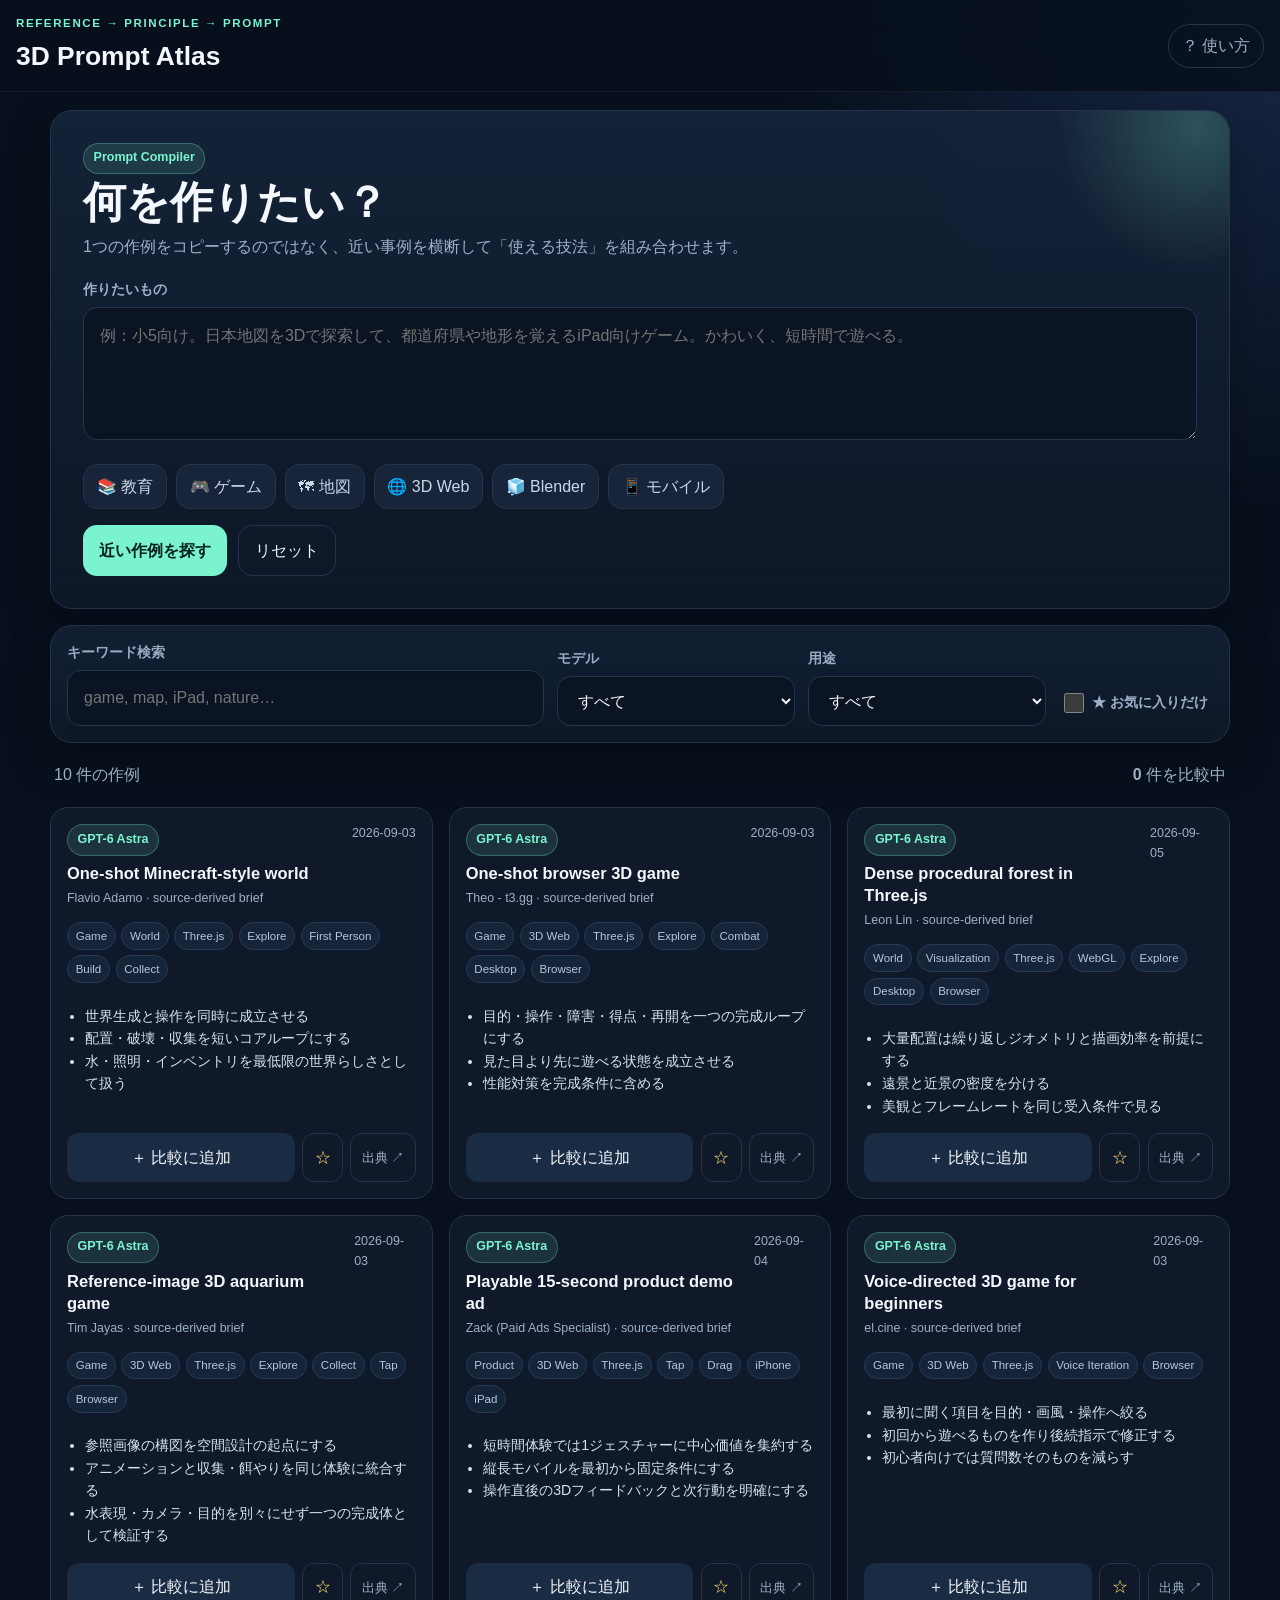
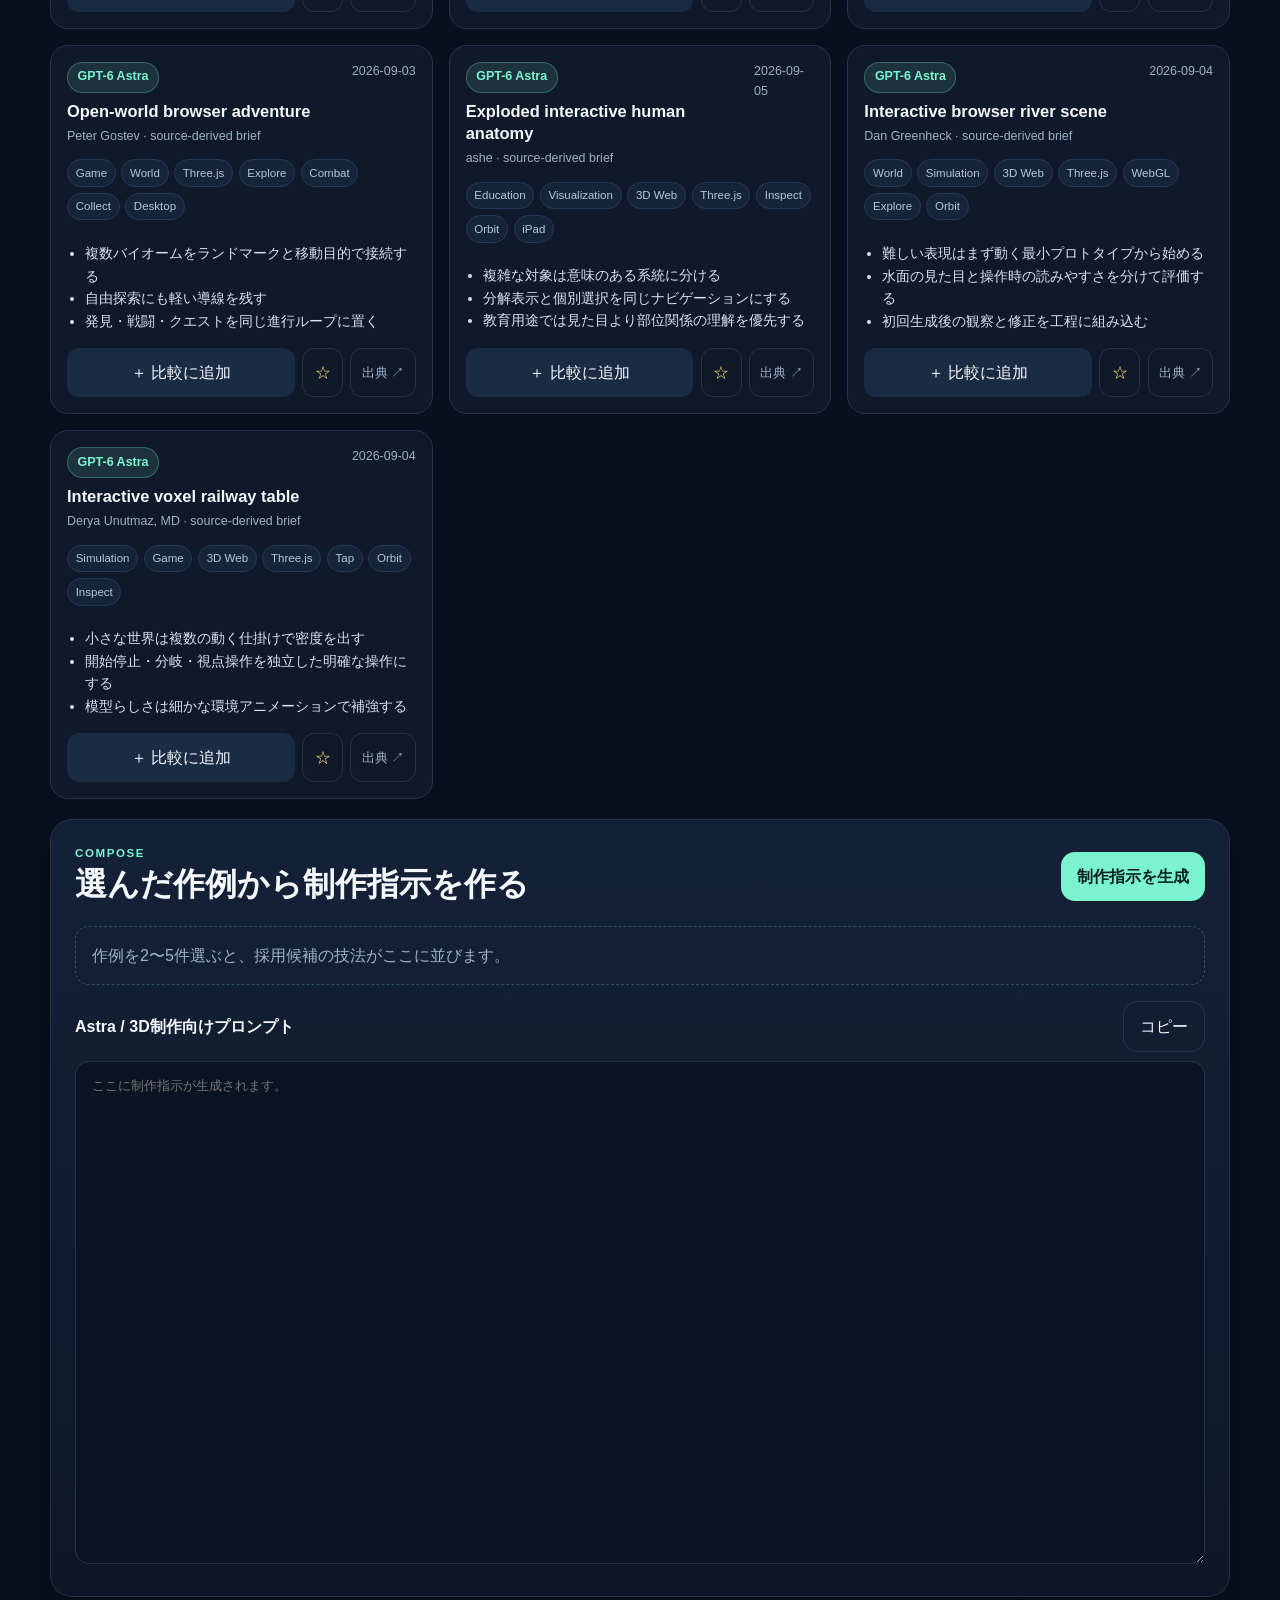
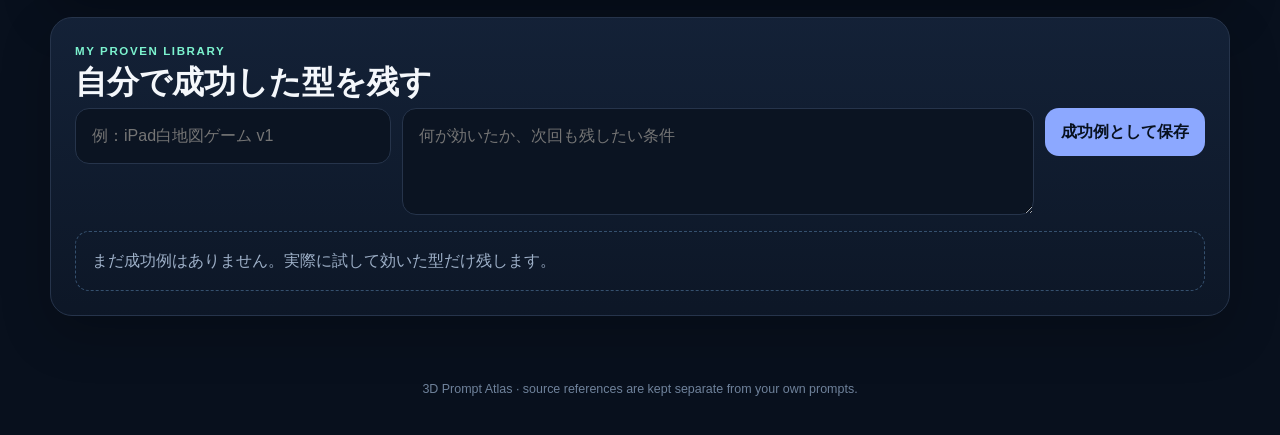
<file: index.html>
<!doctype html>
<html lang="ja">
<head>
  <meta charset="utf-8">
  <meta name="viewport" content="width=device-width, initial-scale=1, viewport-fit=cover">
  <meta name="theme-color" content="#0b1020">
  <title>3D Prompt Atlas</title>
  <meta name="description" content="3D制作事例を検索・比較し、複数の設計原理から制作指示を組み立てるワークベンチ。">
  <link rel="stylesheet" href="style.css">
</head>
<body>
  <header class="topbar">
    <div>
      <p class="eyebrow">REFERENCE → PRINCIPLE → PROMPT</p>
      <h1>3D Prompt Atlas</h1>
    </div>
    <a class="help-link" href="manual.html">？ 使い方</a>
  </header>

  <main>
    <section class="hero panel">
      <div class="hero-copy">
        <span class="badge">Prompt Compiler</span>
        <h2>何を作りたい？</h2>
        <p>1つの作例をコピーするのではなく、近い事例を横断して「使える技法」を組み合わせます。</p>
      </div>
      <label class="goal-box">
        <span>作りたいもの</span>
        <textarea id="goalInput" rows="4" placeholder="例：小5向け。日本地図を3Dで探索して、都道府県や地形を覚えるiPad向けゲーム。かわいく、短時間で遊べる。"></textarea>
      </label>
      <div class="quick-chips" aria-label="用途の例">
        <button data-add="教育 ゲーム iPad">📚 教育</button>
        <button data-add="3D ゲーム ブラウザ">🎮 ゲーム</button>
        <button data-add="地図 探索 世界">🗺 地図</button>
        <button data-add="Three.js Web">🌐 3D Web</button>
        <button data-add="Blender 編集可能">🧊 Blender</button>
        <button data-add="iPhone モバイル タップ">📱 モバイル</button>
      </div>
      <div class="hero-actions">
        <button id="recommendBtn" class="primary">近い作例を探す</button>
        <button id="clearBtn" class="ghost">リセット</button>
      </div>
    </section>

    <section class="toolbar panel" aria-label="検索と絞り込み">
      <label>
        <span>キーワード検索</span>
        <input id="searchInput" type="search" placeholder="game, map, iPad, nature…">
      </label>
      <label>
        <span>モデル</span>
        <select id="modelFilter"><option value="">すべて</option></select>
      </label>
      <label>
        <span>用途</span>
        <select id="useCaseFilter"><option value="">すべて</option></select>
      </label>
      <label class="checkline">
        <input id="favoritesOnly" type="checkbox">
        <span>★ お気に入りだけ</span>
      </label>
    </section>

    <section class="status-row">
      <p id="resultCount">読み込み中…</p>
      <p><strong id="selectedCount">0</strong> 件を比較中</p>
    </section>

    <section id="cards" class="card-grid" aria-live="polite"></section>

    <section id="compiler" class="compiler panel">
      <div class="section-heading">
        <div>
          <p class="eyebrow">COMPOSE</p>
          <h2>選んだ作例から制作指示を作る</h2>
        </div>
        <button id="generateBtn" class="primary">制作指示を生成</button>
      </div>

      <div id="principles" class="principles empty-state">
        作例を2〜5件選ぶと、採用候補の技法がここに並びます。
      </div>

      <div class="output-wrap">
        <div class="output-head">
          <strong>Astra / 3D制作向けプロンプト</strong>
          <button id="copyBtn" class="ghost">コピー</button>
        </div>
        <textarea id="promptOutput" rows="22" readonly placeholder="ここに制作指示が生成されます。"></textarea>
      </div>
    </section>

    <section class="panel proven-panel">
      <div class="section-heading">
        <div>
          <p class="eyebrow">MY PROVEN LIBRARY</p>
          <h2>自分で成功した型を残す</h2>
        </div>
      </div>
      <div class="proven-form">
        <input id="provenTitle" placeholder="例：iPad白地図ゲーム v1">
        <textarea id="provenNote" rows="3" placeholder="何が効いたか、次回も残したい条件"></textarea>
        <button id="saveProvenBtn" class="secondary">成功例として保存</button>
      </div>
      <div id="provenList" class="proven-list"></div>
    </section>
  </main>

  <footer>
    <p>3D Prompt Atlas · source references are kept separate from your own prompts.</p>
  </footer>

  <script src="app.js" defer></script>
</body>
</html>
</file>
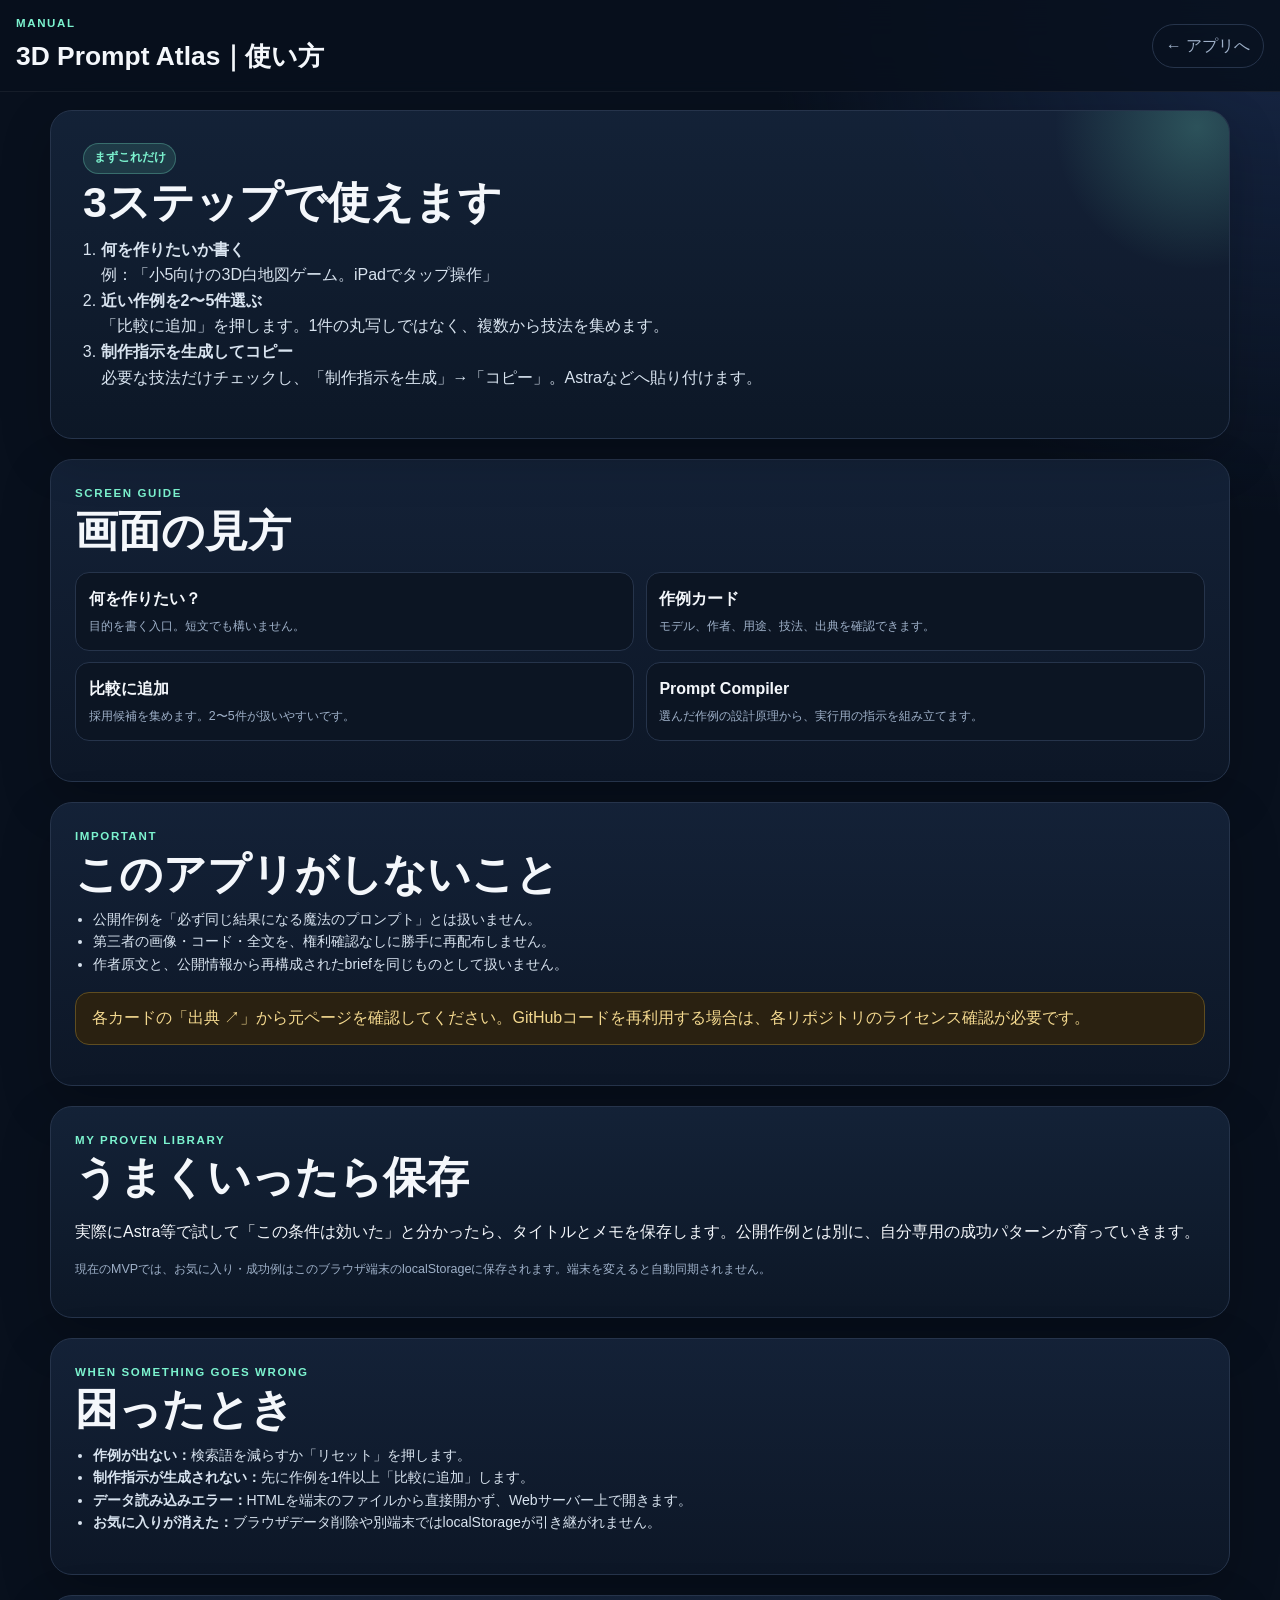
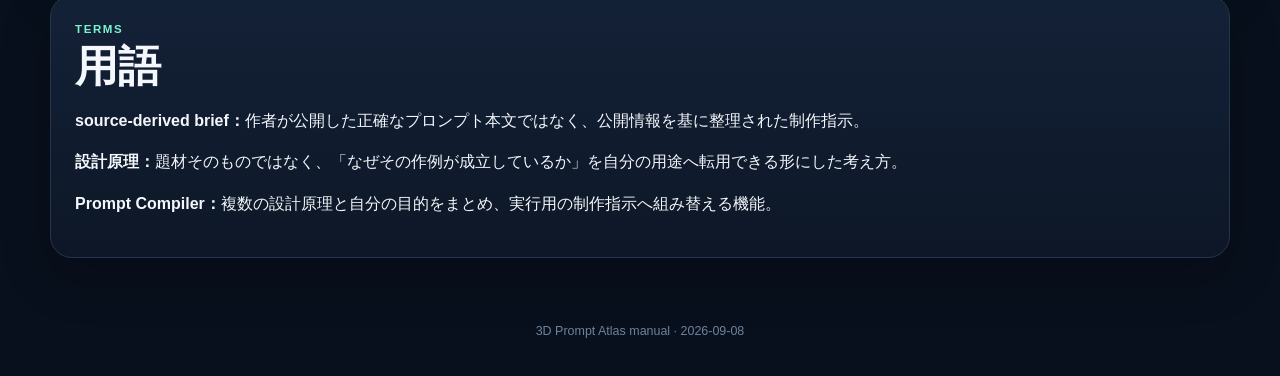
<file: manual.html>
<!doctype html>
<html lang="ja">
<head>
  <meta charset="utf-8">
  <meta name="viewport" content="width=device-width, initial-scale=1, viewport-fit=cover">
  <meta name="theme-color" content="#0b1020">
  <title>3D Prompt Atlas｜使い方</title>
  <link rel="stylesheet" href="style.css">
</head>
<body>
  <header class="topbar">
    <div><p class="eyebrow">MANUAL</p><h1>3D Prompt Atlas｜使い方</h1></div>
    <a class="help-link" href="index.html">← アプリへ</a>
  </header>
  <main>
    <section class="panel hero">
      <span class="badge">まずこれだけ</span>
      <h2>3ステップで使えます</h2>
      <ol class="principle-list" style="font-size:1rem">
        <li><strong>何を作りたいか書く</strong><br>例：「小5向けの3D白地図ゲーム。iPadでタップ操作」</li>
        <li><strong>近い作例を2〜5件選ぶ</strong><br>「比較に追加」を押します。1件の丸写しではなく、複数から技法を集めます。</li>
        <li><strong>制作指示を生成してコピー</strong><br>必要な技法だけチェックし、「制作指示を生成」→「コピー」。Astraなどへ貼り付けます。</li>
      </ol>
    </section>

    <section class="panel proven-panel">
      <p class="eyebrow">SCREEN GUIDE</p>
      <h2>画面の見方</h2>
      <div class="principles">
        <div class="principle"><span><strong>何を作りたい？</strong><br><small class="meta">目的を書く入口。短文でも構いません。</small></span></div>
        <div class="principle"><span><strong>作例カード</strong><br><small class="meta">モデル、作者、用途、技法、出典を確認できます。</small></span></div>
        <div class="principle"><span><strong>比較に追加</strong><br><small class="meta">採用候補を集めます。2〜5件が扱いやすいです。</small></span></div>
        <div class="principle"><span><strong>Prompt Compiler</strong><br><small class="meta">選んだ作例の設計原理から、実行用の指示を組み立てます。</small></span></div>
      </div>
    </section>

    <section class="panel proven-panel">
      <p class="eyebrow">IMPORTANT</p>
      <h2>このアプリがしないこと</h2>
      <ul class="principle-list">
        <li>公開作例を「必ず同じ結果になる魔法のプロンプト」とは扱いません。</li>
        <li>第三者の画像・コード・全文を、権利確認なしに勝手に再配布しません。</li>
        <li>作者原文と、公開情報から再構成されたbriefを同じものとして扱いません。</li>
      </ul>
      <p class="notice">各カードの「出典 ↗」から元ページを確認してください。GitHubコードを再利用する場合は、各リポジトリのライセンス確認が必要です。</p>
    </section>

    <section class="panel proven-panel">
      <p class="eyebrow">MY PROVEN LIBRARY</p>
      <h2>うまくいったら保存</h2>
      <p>実際にAstra等で試して「この条件は効いた」と分かったら、タイトルとメモを保存します。公開作例とは別に、自分専用の成功パターンが育っていきます。</p>
      <p class="meta">現在のMVPでは、お気に入り・成功例はこのブラウザ端末のlocalStorageに保存されます。端末を変えると自動同期されません。</p>
    </section>

    <section class="panel proven-panel">
      <p class="eyebrow">WHEN SOMETHING GOES WRONG</p>
      <h2>困ったとき</h2>
      <ul class="principle-list">
        <li><strong>作例が出ない：</strong>検索語を減らすか「リセット」を押します。</li>
        <li><strong>制作指示が生成されない：</strong>先に作例を1件以上「比較に追加」します。</li>
        <li><strong>データ読み込みエラー：</strong>HTMLを端末のファイルから直接開かず、Webサーバー上で開きます。</li>
        <li><strong>お気に入りが消えた：</strong>ブラウザデータ削除や別端末ではlocalStorageが引き継がれません。</li>
      </ul>
    </section>

    <section class="panel proven-panel">
      <p class="eyebrow">TERMS</p>
      <h2>用語</h2>
      <p><strong>source-derived brief：</strong>作者が公開した正確なプロンプト本文ではなく、公開情報を基に整理された制作指示。</p>
      <p><strong>設計原理：</strong>題材そのものではなく、「なぜその作例が成立しているか」を自分の用途へ転用できる形にした考え方。</p>
      <p><strong>Prompt Compiler：</strong>複数の設計原理と自分の目的をまとめ、実行用の制作指示へ組み替える機能。</p>
    </section>
  </main>
  <footer><p>3D Prompt Atlas manual · 2026-09-08</p></footer>
</body>
</html>
</file>
<file: style.css>
:root{
  --bg:#08101d;
  --panel:#101a2b;
  --panel-2:#142238;
  --line:#26344b;
  --text:#f4f7fb;
  --muted:#9eb0c8;
  --accent:#7cf3cf;
  --accent-2:#8ca8ff;
  --danger:#ff8e8e;
  --radius:22px;
  --shadow:0 18px 50px rgba(0,0,0,.22);
}
*{box-sizing:border-box}
html{background:var(--bg);color-scheme:dark}
body{margin:0;font-family:-apple-system,BlinkMacSystemFont,"Segoe UI","Hiragino Sans","Yu Gothic UI",sans-serif;background:radial-gradient(circle at top right,#172746 0,transparent 32rem),var(--bg);color:var(--text);line-height:1.6}
button,input,select,textarea{font:inherit}
button,a,input,select,textarea{outline-offset:3px}
button:focus-visible,a:focus-visible,input:focus-visible,select:focus-visible,textarea:focus-visible{outline:3px solid var(--accent)}
button{min-height:46px;border:0;border-radius:14px;padding:.72rem 1rem;cursor:pointer}
button:disabled{opacity:.45;cursor:not-allowed}
a{color:inherit}
.topbar{position:sticky;top:0;z-index:10;display:flex;align-items:center;justify-content:space-between;gap:1rem;padding:calc(.85rem + env(safe-area-inset-top)) max(1rem,env(safe-area-inset-right)) .85rem max(1rem,env(safe-area-inset-left));background:rgba(8,16,29,.86);backdrop-filter:blur(18px);border-bottom:1px solid rgba(255,255,255,.06)}
.topbar h1{margin:0;font-size:clamp(1.2rem,5vw,1.65rem)}
.eyebrow{margin:0 0 .2rem;color:var(--accent);font-size:.72rem;font-weight:800;letter-spacing:.14em}
.help-link{display:inline-flex;align-items:center;min-height:44px;padding:.45rem .8rem;border:1px solid var(--line);border-radius:999px;text-decoration:none;color:var(--muted)}
main{width:min(1180px,calc(100% - 2rem));margin:1.1rem auto 4rem}
.panel{background:linear-gradient(180deg,rgba(20,34,56,.96),rgba(13,23,39,.96));border:1px solid var(--line);border-radius:var(--radius);box-shadow:var(--shadow)}
.hero{padding:clamp(1.1rem,4vw,2rem);overflow:hidden;position:relative}
.hero:before{content:"";position:absolute;width:18rem;height:18rem;border-radius:50%;right:-7rem;top:-8rem;background:radial-gradient(circle,rgba(124,243,207,.23),transparent 70%);pointer-events:none}
.hero h2,.compiler h2,.proven-panel h2{margin:.25rem 0 .4rem;font-size:clamp(1.65rem,7vw,2.7rem);line-height:1.15}
.hero p{margin:.2rem 0 1.2rem;color:var(--muted);max-width:58rem}
.badge{display:inline-flex;padding:.3rem .6rem;border-radius:999px;background:rgba(124,243,207,.12);color:var(--accent);font-size:.78rem;font-weight:800;border:1px solid rgba(124,243,207,.28)}
.goal-box{display:block;margin-top:1.1rem}
.goal-box span,.toolbar label>span{display:block;margin-bottom:.4rem;color:var(--muted);font-size:.85rem;font-weight:700}
textarea,input,select{width:100%;border:1px solid var(--line);border-radius:14px;background:#0b1422;color:var(--text);padding:.9rem 1rem}
textarea{resize:vertical}
.goal-box textarea{font-size:1rem;min-height:130px}
.quick-chips{display:flex;flex-wrap:wrap;gap:.55rem;margin:1rem 0}
.quick-chips button{min-height:40px;padding:.55rem .8rem;background:#17243a;color:#cbd8ea;border:1px solid var(--line)}
.hero-actions{display:flex;gap:.7rem;flex-wrap:wrap}
.primary{background:var(--accent);color:#06241c;font-weight:900}
.secondary{background:var(--accent-2);color:#08111f;font-weight:900}
.ghost{background:transparent;color:var(--text);border:1px solid var(--line)}
.toolbar{display:grid;grid-template-columns:minmax(0,2fr) 1fr 1fr auto;gap:.8rem;padding:1rem;margin-top:1rem;align-items:end}
.checkline{display:flex!important;align-items:center;gap:.55rem;min-height:46px;padding:0 .3rem}
.checkline input{width:20px;height:20px;margin:0}
.checkline span{margin:0!important;white-space:nowrap}
.status-row{display:flex;justify-content:space-between;gap:1rem;color:var(--muted);padding:.2rem .25rem}
.card-grid{display:grid;grid-template-columns:repeat(3,minmax(0,1fr));gap:1rem}
.card{display:flex;flex-direction:column;min-height:100%;padding:1rem;background:#0f1929;border:1px solid var(--line);border-radius:18px;transition:transform .16s ease,border-color .16s ease}
.card:hover{transform:translateY(-2px);border-color:#3a5274}
.card.selected{border-color:var(--accent);box-shadow:0 0 0 1px rgba(124,243,207,.22) inset}
.card-top{display:flex;justify-content:space-between;gap:.8rem;align-items:flex-start}
.card h3{margin:.4rem 0 .3rem;font-size:1.03rem;line-height:1.35}
.meta{font-size:.78rem;color:var(--muted)}
.tags{display:flex;flex-wrap:wrap;gap:.35rem;margin:.8rem 0}
.tag{padding:.23rem .48rem;border-radius:999px;background:#16243a;color:#b8c6d9;font-size:.72rem;border:1px solid #263a56}
.principle-list{margin:.55rem 0 1rem;padding-left:1.1rem;color:#d8e3ef;font-size:.88rem}
.card-actions{display:grid;grid-template-columns:1fr auto auto;gap:.45rem;margin-top:auto}
.card-actions button,.source-link{min-height:44px;display:flex;align-items:center;justify-content:center;border-radius:12px;text-decoration:none}
.select-btn{background:#1a2b44;color:var(--text)}
.favorite-btn{background:transparent;border:1px solid var(--line);color:#ffd970;padding:.5rem .72rem}
.source-link{border:1px solid var(--line);padding:.45rem .65rem;color:var(--muted);font-size:.82rem}
.compiler,.proven-panel{padding:clamp(1rem,4vw,1.5rem);margin-top:1.25rem}
.section-heading{display:flex;align-items:center;justify-content:space-between;gap:1rem}
.section-heading h2{font-size:clamp(1.3rem,5vw,2rem)}
.principles{display:grid;grid-template-columns:repeat(2,minmax(0,1fr));gap:.7rem;margin:1rem 0}
.principle{display:flex;gap:.65rem;align-items:flex-start;background:#0c1523;border:1px solid var(--line);border-radius:14px;padding:.8rem}
.principle input{width:20px;height:20px;margin:.18rem 0 0;flex:0 0 auto}
.empty-state{display:block;color:var(--muted);padding:1rem;border:1px dashed #35506e;border-radius:14px}
.output-wrap{margin-top:1rem}
.output-head{display:flex;align-items:center;justify-content:space-between;gap:.8rem;margin-bottom:.55rem}
#promptOutput{min-height:440px;font-family:ui-monospace,SFMono-Regular,Menlo,monospace;font-size:.84rem;line-height:1.6}
.proven-form{display:grid;grid-template-columns:1fr 2fr auto;gap:.7rem;align-items:start}
.proven-list{display:grid;gap:.7rem;margin-top:1rem}
.proven-item{background:#0c1523;border:1px solid var(--line);border-radius:14px;padding:.85rem}
.proven-item strong{display:block;margin-bottom:.25rem}
.proven-item p{margin:.2rem 0;color:var(--muted)}
.proven-item button{margin-top:.4rem;background:transparent;color:var(--danger);border:1px solid #4b2d37;min-height:38px}
footer{padding:0 1rem calc(1.4rem + env(safe-area-inset-bottom));text-align:center;color:#6f829b;font-size:.78rem}
.notice{padding:.8rem 1rem;border-radius:14px;background:#2a2111;border:1px solid #5f4d20;color:#f4d98f;margin:1rem 0}
@media(max-width:900px){.toolbar{grid-template-columns:1fr 1fr}.card-grid{grid-template-columns:repeat(2,minmax(0,1fr))}.proven-form{grid-template-columns:1fr}}
@media(max-width:620px){main{width:min(100% - 1rem,1180px)}.topbar{padding-left:.8rem;padding-right:.8rem}.topbar .eyebrow{display:none}.help-link{font-size:.86rem}.toolbar{grid-template-columns:1fr}.card-grid{grid-template-columns:1fr}.status-row{font-size:.82rem}.principles{grid-template-columns:1fr}.section-heading{align-items:flex-start;flex-direction:column}.section-heading .primary{width:100%}.card-actions{grid-template-columns:1fr 44px 66px}.hero-actions button{flex:1}.quick-chips{display:grid;grid-template-columns:repeat(2,minmax(0,1fr))}.quick-chips button{width:100%}}
</file>
